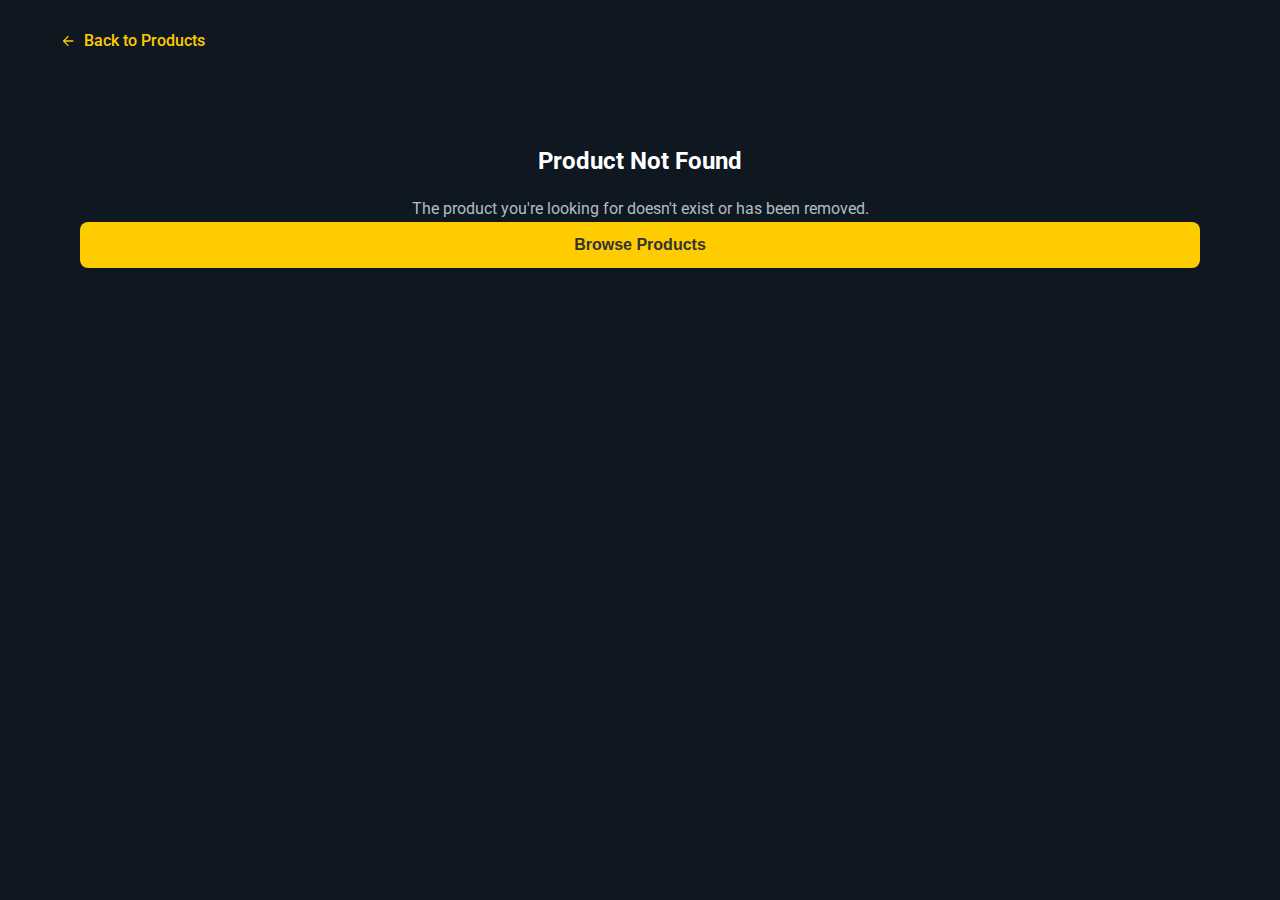
<file: productpage.html>
<!DOCTYPE html>
<html lang="en">
<head>
    <meta charset="UTF-8">
    <meta name="viewport" content="width=device-width, initial-scale=1.0">
    <title>Product Details - WorkShala</title>
    <link rel="preconnect" href="https://fonts.googleapis.com">
    <link rel="preconnect" href="https://fonts.gstatic.com" crossorigin>
    <link href="https://fonts.googleapis.com/css2?family=Roboto:wght@300;400;500;700&display=swap" rel="stylesheet">
    <link rel="stylesheet" href="css/styles.css">
    <style>
        :root {
            --mobile-breakpoint: 768px;
            --small-mobile-breakpoint: 480px;
        }

        .container {
            max-width: 1200px;
            margin: 0 auto;
            padding: 0 clamp(15px, 4vw, 20px);
        }

        .product-container {
            max-width: 1200px;
            margin: clamp(20px, 5vw, 40px) auto;
            padding: 0 clamp(15px, 4vw, 20px);
            display: grid;
            grid-template-columns: 1fr 1fr;
            gap: clamp(30px, 6vw, 60px);
        }

        .product-images {
            display: flex;
            flex-direction: column;
            gap: clamp(12px, 3vw, 16px);
        }

        .main-image {
            width: 100%;
            height: clamp(250px, 50vw, 400px);
            object-fit: cover;
            border-radius: var(--card-radius);
            border: 1px solid var(--border);
        }

        .thumbnail-images {
            display: flex;
            gap: clamp(8px, 2vw, 12px);
            overflow-x: auto;
            padding: 4px 0;
            scrollbar-width: thin;
        }

        .thumbnail-images::-webkit-scrollbar {
            height: 6px;
        }

        .thumbnail-images::-webkit-scrollbar-thumb {
            background-color: var(--border);
            border-radius: 3px;
        }

        .thumbnail {
            width: clamp(60px, 15vw, 80px);
            height: clamp(60px, 15vw, 80px);
            object-fit: cover;
            border-radius: var(--card-radius);
            border: 2px solid transparent;
            cursor: pointer;
            transition: border-color 0.3s ease;
            flex-shrink: 0;
        }

        .thumbnail:hover,
        .thumbnail.active {
            border-color: var(--accent-yellow);
        }

        .product-info {
            display: flex;
            flex-direction: column;
            gap: clamp(16px, 3vw, 20px);
        }

        .product-badges {
            display: flex;
            gap: clamp(6px, 1.5vw, 8px);
            flex-wrap: wrap;
        }

        .badge {
            padding: clamp(4px, 1vw, 6px) clamp(8px, 2vw, 12px);
            border-radius: 16px;
            font-size: clamp(12px, 2.5vw, 14px);
            font-weight: 600;
            white-space: nowrap;
        }

        .badge.popular {
            background-color: rgba(255, 204, 0, 0.2);
            color: var(--accent-yellow);
        }

        .badge.new {
            background-color: rgba(33, 150, 243, 0.2);
            color: #2196f3;
        }

        .badge.sale {
            background-color: rgba(244, 67, 54, 0.2);
            color: var(--error);
        }

        .product-title {
            font-size: clamp(20px, 5vw, 28px);
            font-weight: 600;
            color: var(--text);
            line-height: 1.3;
            margin: 0;
        }

        .product-rating {
            display: flex;
            align-items: center;
            gap: clamp(8px, 2vw, 12px);
            flex-wrap: wrap;
        }

        .rating-stars {
            color: var(--accent-yellow);
            font-size: clamp(16px, 3.5vw, 18px);
        }

        .rating-text {
            color: var(--text-muted);
            font-size: clamp(14px, 3vw, 16px);
        }

        .product-price {
            display: flex;
            align-items: center;
            gap: clamp(12px, 3vw, 16px);
            margin: clamp(12px, 3vw, 16px) 0;
            flex-wrap: wrap;
        }

        .current-price {
            font-size: clamp(24px, 6vw, 32px);
            font-weight: 700;
            color: var(--text);
        }

        .original-price {
            font-size: clamp(16px, 4vw, 20px);
            color: var(--text-muted);
            text-decoration: line-through;
        }

        .discount-badge {
            background-color: var(--success);
            color: white;
            padding: clamp(4px, 1vw, 6px) clamp(8px, 2vw, 12px);
            border-radius: 16px;
            font-size: clamp(12px, 2.5vw, 14px);
            font-weight: 600;
        }

        .stock-info {
            padding: clamp(10px, 2.5vw, 12px) clamp(12px, 3vw, 16px);
            border-radius: var(--card-radius);
            margin: clamp(12px, 3vw, 16px) 0;
            font-size: clamp(14px, 3vw, 16px);
        }

        .stock-info.in-stock {
            background-color: rgba(76, 175, 80, 0.1);
            border: 1px solid var(--success);
            color: var(--success);
        }

        .stock-info.out-of-stock {
            background-color: rgba(244, 67, 54, 0.1);
            border: 1px solid var(--error);
            color: var(--error);
        }

        .product-description {
            color: var(--text-muted);
            line-height: 1.6;
            font-size: clamp(14px, 3vw, 16px);
            margin: 0;
        }

        .product-actions {
            display: flex;
            gap: clamp(12px, 3vw, 16px);
            margin-top: clamp(20px, 4vw, 24px);
        }

        .quantity-selector {
            display: flex;
            align-items: center;
            gap: clamp(8px, 2vw, 12px);
            margin-bottom: clamp(12px, 3vw, 16px);
            flex-wrap: wrap;
        }

        .quantity-label {
            font-size: clamp(14px, 3vw, 16px);
            color: var(--text);
            font-weight: 500;
        }

        .quantity-controls {
            display: flex;
            align-items: center;
            border: 1px solid var(--border);
            border-radius: var(--card-radius);
            overflow: hidden;
        }

        .quantity-btn {
            width: clamp(35px, 8vw, 40px);
            height: clamp(35px, 8vw, 40px);
            border: none;
            background-color: var(--bg-elev);
            color: var(--text);
            cursor: pointer;
            display: flex;
            align-items: center;
            justify-content: center;
            font-size: clamp(16px, 3.5vw, 18px);
        }

        .quantity-btn:hover {
            background-color: var(--accent-yellow);
            color: var(--text-dark);
        }

        .quantity-btn:disabled {
            background-color: var(--bg-elev);
            color: var(--text-muted);
            cursor: not-allowed;
        }

        .quantity-input {
            width: clamp(50px, 12vw, 60px);
            height: clamp(35px, 8vw, 40px);
            border: none;
            background-color: var(--bg-card);
            color: var(--text);
            text-align: center;
            font-size: clamp(14px, 3vw, 16px);
        }

        .action-btn {
            flex: 1;
            padding: clamp(12px, 3vw, 16px) clamp(20px, 4vw, 24px);
            border: none;
            border-radius: var(--card-radius);
            font-size: clamp(14px, 3vw, 16px);
            font-weight: 600;
            cursor: pointer;
            transition: all 0.3s ease;
            min-width: 0;
        }

        .add-to-cart {
            background-color: var(--accent-yellow);
            color: var(--text-dark);
        }

        .add-to-cart:hover {
            background-color: var(--accent-yellow-hover);
            transform: translateY(-2px);
        }

        .add-to-cart:disabled {
            background-color: var(--text-muted);
            cursor: not-allowed;
            transform: none;
        }

        .buy-now {
            background-color: var(--success);
            color: white;
        }

        .buy-now:hover {
            background-color: #45a049;
            transform: translateY(-2px);
        }

        .buy-now:disabled {
            background-color: var(--text-muted);
            cursor: not-allowed;
            transform: none;
        }

        .back-link {
            display: inline-flex;
            align-items: center;
            gap: clamp(6px, 1.5vw, 8px);
            color: var(--accent-yellow);
            text-decoration: none;
            margin: clamp(15px, 3vw, 20px) 0;
            font-weight: 500;
            font-size: clamp(14px, 3vw, 16px);
            padding: 8px 0;
        }

        .back-link:hover {
            text-decoration: underline;
        }

        .back-link svg {
            width: clamp(14px, 3vw, 16px);
            height: clamp(14px, 3vw, 16px);
        }

        .product-not-found {
            text-align: center;
            padding: clamp(40px, 10vw, 60px) 20px;
            color: var(--text-muted);
        }

        .product-not-found h2 {
            color: var(--text);
            margin-bottom: 16px;
            font-size: clamp(20px, 5vw, 24px);
        }

        /* Additional Product Details */
        .product-details {
            margin-top: clamp(20px, 4vw, 30px);
            padding-top: clamp(20px, 4vw, 30px);
            border-top: 1px solid var(--border);
        }

        .details-title {
            font-size: clamp(18px, 4vw, 20px);
            color: var(--text);
            margin-bottom: clamp(12px, 3vw, 16px);
            font-weight: 600;
        }

        .details-list {
            display: grid;
            gap: clamp(8px, 2vw, 12px);
        }

        .detail-item {
            display: flex;
            justify-content: space-between;
            padding: clamp(8px, 2vw, 10px) 0;
            border-bottom: 1px solid var(--border);
        }

        .detail-label {
            color: var(--text-muted);
            font-weight: 500;
        }

        .detail-value {
            color: var(--text);
            text-align: right;
        }

        /* Tablet Styles */
        @media (max-width: 768px) {
            .product-container {
                grid-template-columns: 1fr;
                gap: clamp(20px, 4vw, 30px);
            }

            .product-actions {
                flex-direction: column;
            }

            .action-btn {
                width: 100%;
            }

            .thumbnail-images {
                justify-content: center;
            }
        }

        /* Mobile Styles */
        @media (max-width: 480px) {
            .product-price {
                flex-direction: column;
                align-items: flex-start;
                gap: 8px;
            }

            .quantity-selector {
                flex-direction: column;
                align-items: flex-start;
            }

            .quantity-controls {
                width: 100%;
                justify-content: center;
            }

            .quantity-input {
                flex: 1;
                max-width: 80px;
            }

            .detail-item {
                flex-direction: column;
                gap: 4px;
            }

            .detail-value {
                text-align: left;
            }
        }

        /* Small Mobile Styles */
        @media (max-width: 360px) {
            .container {
                padding: 0 10px;
            }

            .product-container {
                padding: 0 10px;
            }

            .thumbnail-images {
                justify-content: flex-start;
            }

            .action-btn {
                padding: 14px 20px;
            }
        }

        /* Print Styles */
        @media print {
            .back-link,
            .product-actions {
                display: none;
            }

            .product-container {
                grid-template-columns: 1fr;
                gap: 20px;
            }

            .main-image {
                height: 300px;
            }
        }
    </style>
</head>
<body>
    <div class="container">
        <a href="index.html" class="back-link">
            <svg width="16" height="16" viewBox="0 0 24 24" fill="currentColor">
                <path d="M20 11H7.83l5.59-5.59L12 4l-8 8 8 8 1.41-1.41L7.83 13H20v-2z"/>
            </svg>
            Back to Products
        </a>

        <div id="productContainer">
            <!-- Product details will be rendered here -->
            <div class="product-container">
                <div class="product-images">
                    <img src="https://via.placeholder.com/600x400" alt="Product Image" class="main-image" id="mainImage">
                    <div class="thumbnail-images">
                        <img src="https://via.placeholder.com/150x150" alt="Thumbnail 1" class="thumbnail active" data-image="https://via.placeholder.com/600x400">
                        <img src="https://via.placeholder.com/150x150/FF5733/FFFFFF" alt="Thumbnail 2" class="thumbnail" data-image="https://via.placeholder.com/600x400/FF5733/FFFFFF">
                        <img src="https://via.placeholder.com/150x150/33FF57/FFFFFF" alt="Thumbnail 3" class="thumbnail" data-image="https://via.placeholder.com/600x400/33FF57/FFFFFF">
                        <img src="https://via.placeholder.com/150x150/3357FF/FFFFFF" alt="Thumbnail 4" class="thumbnail" data-image="https://via.placeholder.com/600x400/3357FF/FFFFFF">
                    </div>
                </div>
                
                <div class="product-info">
                    <div class="product-badges">
                        <span class="badge popular">Popular</span>
                        <span class="badge new">New Arrival</span>
                    </div>
                    
                    <h1 class="product-title" id="productTitle">Premium Ergonomic Office Chair</h1>
                    
                    <div class="product-rating">
                        <div class="rating-stars">
                            ★★★★☆
                        </div>
                        <span class="rating-text">4.2 (128 reviews)</span>
                    </div>
                    
                    <div class="product-price">
                        <span class="current-price" id="currentPrice">₹12,999</span>
                        <span class="original-price" id="originalPrice">₹15,999</span>
                        <span class="discount-badge">19% OFF</span>
                    </div>
                    
                    <div class="stock-info in-stock">
                        ✓ In Stock - Ready to Ship
                    </div>
                    
                    <p class="product-description" id="productDescription">
                        This premium ergonomic office chair features advanced lumbar support, 
                        adjustable armrests, and breathable mesh backrest. Perfect for long 
                        working hours with its comfortable padding and 360-degree swivel.
                    </p>
                    
                    <div class="quantity-selector">
                        <span class="quantity-label">Quantity:</span>
                        <div class="quantity-controls">
                            <button class="quantity-btn" id="decreaseQty">-</button>
                            <input type="number" class="quantity-input" id="quantityInput" value="1" min="1" max="10">
                            <button class="quantity-btn" id="increaseQty">+</button>
                        </div>
                    </div>
                    
                    <div class="product-actions">
                        <button class="action-btn add-to-cart" id="addToCartBtn">Add to Cart</button>
                        <button class="action-btn buy-now" id="buyNowBtn">Buy Now</button>
                    </div>
                    
                    <div class="product-details">
                        <h3 class="details-title">Product Details</h3>
                        <div class="details-list">
                            <div class="detail-item">
                                <span class="detail-label">Material:</span>
                                <span class="detail-value">Premium Mesh & PU Leather</span>
                            </div>
                            <div class="detail-item">
                                <span class="detail-label">Color:</span>
                                <span class="detail-value">Black</span>
                            </div>
                            <div class="detail-item">
                                <span class="detail-label">Weight Capacity:</span>
                                <span class="detail-value">150 kg</span>
                            </div>
                            <div class="detail-item">
                                <span class="detail-label">Warranty:</span>
                                <span class="detail-value">2 Years</span>
                            </div>
                        </div>
                    </div>
                </div>
            </div>
        </div>
    </div>

    <script src="products.js"></script>
    <script src="cart.js"></script>
    <script src="productpage.js"></script>
    <script>
        // Basic responsive functionality for product page
        document.addEventListener('DOMContentLoaded', function() {
            // Thumbnail image switching
            const thumbnails = document.querySelectorAll('.thumbnail');
            const mainImage = document.getElementById('mainImage');
            
            thumbnails.forEach(thumbnail => {
                thumbnail.addEventListener('click', function() {
                    // Remove active class from all thumbnails
                    thumbnails.forEach(t => t.classList.remove('active'));
                    
                    // Add active class to clicked thumbnail
                    this.classList.add('active');
                    
                    // Update main image
                    const newImageSrc = this.getAttribute('data-image');
                    mainImage.src = newImageSrc;
                    mainImage.alt = this.alt;
                });
            });
            
            // Quantity controls
            const decreaseBtn = document.getElementById('decreaseQty');
            const increaseBtn = document.getElementById('increaseQty');
            const quantityInput = document.getElementById('quantityInput');
            
            decreaseBtn.addEventListener('click', function() {
                let currentValue = parseInt(quantityInput.value);
                if (currentValue > 1) {
                    quantityInput.value = currentValue - 1;
                }
            });
            
            increaseBtn.addEventListener('click', function() {
                let currentValue = parseInt(quantityInput.value);
                const maxValue = parseInt(quantityInput.max);
                if (currentValue < maxValue) {
                    quantityInput.value = currentValue + 1;
                }
            });
            
            // Input validation for quantity
            quantityInput.addEventListener('change', function() {
                let value = parseInt(this.value);
                const min = parseInt(this.min);
                const max = parseInt(this.max);
                
                if (isNaN(value) || value < min) {
                    this.value = min;
                } else if (value > max) {
                    this.value = max;
                }
            });
            
            // Add to cart functionality
            const addToCartBtn = document.getElementById('addToCartBtn');
            addToCartBtn.addEventListener('click', function() {
                const quantity = parseInt(quantityInput.value);
                alert(`Added ${quantity} item(s) to cart!`);
                // In a real app, this would call a function from cart.js
            });
            
            // Buy now functionality
            const buyNowBtn = document.getElementById('buyNowBtn');
            buyNowBtn.addEventListener('click', function() {
                const quantity = parseInt(quantityInput.value);
                alert(`Proceeding to checkout with ${quantity} item(s)!`);
                // In a real app, this would redirect to checkout page
            });
            
            // Handle window resize for responsive adjustments
            window.addEventListener('resize', function() {
                // Any responsive adjustments that need to happen on resize
            });
        });
    </script>
</body>
</html>
</file>
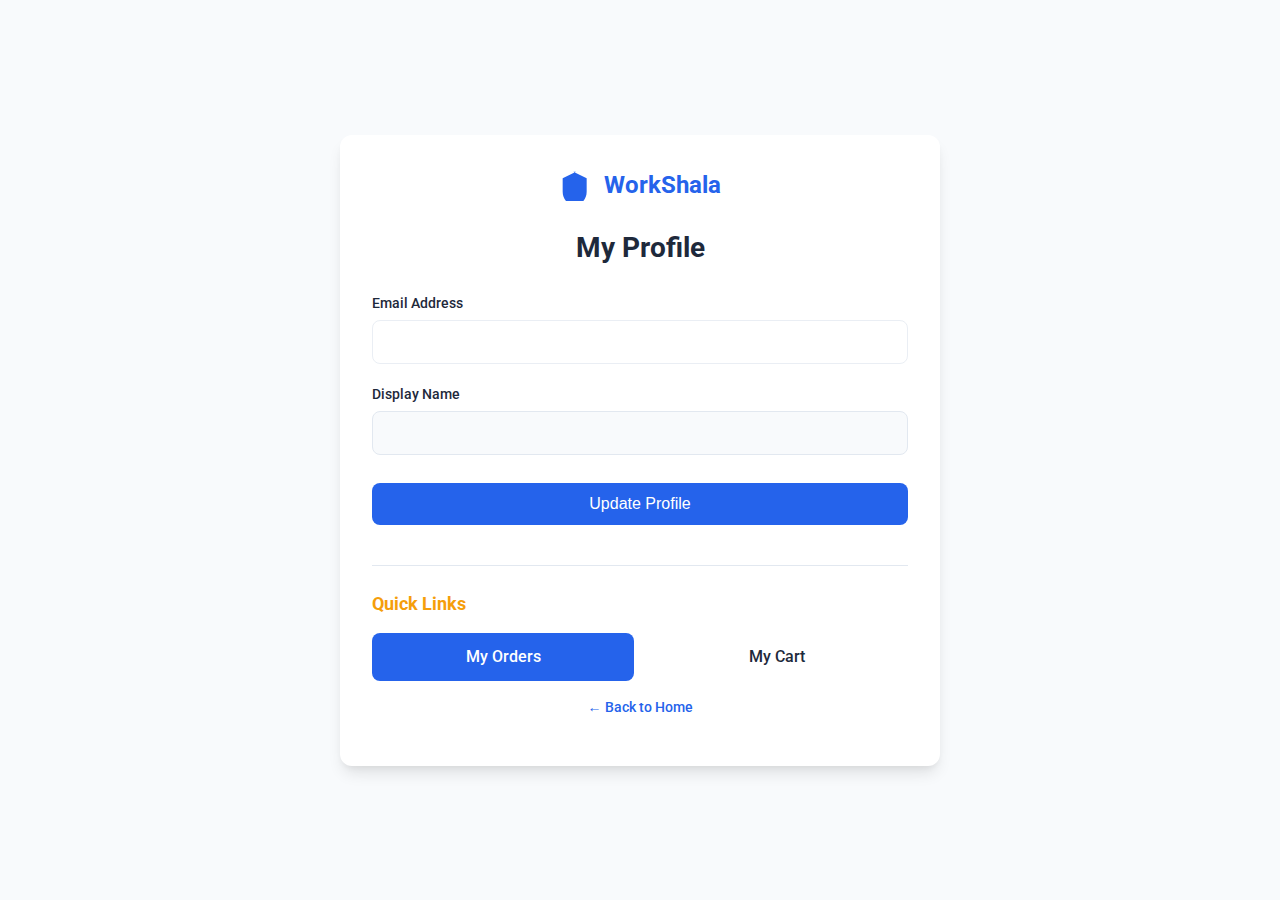
<file: profile.html>
<!DOCTYPE html>
<html lang="en">
<head>
    <meta charset="UTF-8">
    <meta name="viewport" content="width=device-width, initial-scale=1.0">
    <title>Profile - WorkShala</title>
    <link rel="preconnect" href="https://fonts.googleapis.com">
    <link rel="preconnect" href="https://fonts.gstatic.com" crossorigin>
    <link href="https://fonts.googleapis.com/css2?family=Roboto:wght@300;400;500;700&display=swap" rel="stylesheet">
    <style>
        :root {
            --primary: #2563eb;
            --primary-dark: #1d4ed8;
            --bg: #f8fafc;
            --bg-elev: #ffffff;
            --text: #1e293b;
            --text-muted: #64748b;
            --border: #e2e8f0;
            --accent-yellow: #f59e0b;
            --card-radius: 12px;
            --shadow: 0 10px 15px -3px rgba(0, 0, 0, 0.1), 0 4px 6px -2px rgba(0, 0, 0, 0.05);
        }

        * {
            margin: 0;
            padding: 0;
            box-sizing: border-box;
        }

        body {
            font-family: 'Roboto', sans-serif;
            background-color: var(--bg);
            color: var(--text);
            line-height: 1.5;
            min-height: 100vh;
            display: flex;
            align-items: center;
            justify-content: center;
            padding: 16px;
        }

        .container {
            width: 100%;
            max-width: 600px;
            margin: 0 auto;
        }

        .form-container {
            background-color: var(--bg-elev);
            border-radius: var(--card-radius);
            box-shadow: var(--shadow);
            padding: 32px;
            width: 100%;
        }

        .logo {
            display: flex;
            align-items: center;
            gap: 12px;
            font-size: 24px;
            font-weight: 700;
            margin-bottom: 24px;
            color: var(--primary);
            justify-content: center;
        }

        .logo svg {
            width: 32px;
            height: 32px;
        }

        .form-title {
            font-size: 28px;
            font-weight: 700;
            text-align: center;
            margin-bottom: 24px;
            color: var(--text);
        }

        .form-group {
            margin-bottom: 20px;
        }

        label {
            display: block;
            font-size: 14px;
            font-weight: 500;
            margin-bottom: 6px;
            color: var(--text);
        }

        input[type="email"],
        input[type="text"] {
            width: 100%;
            padding: 12px 16px;
            border: 1px solid var(--border);
            border-radius: 8px;
            font-size: 16px;
            transition: all 0.2s;
            background-color: var(--bg);
        }

        input[type="email"]:focus,
        input[type="text"]:focus {
            outline: none;
            border-color: var(--primary);
            box-shadow: 0 0 0 3px rgba(37, 99, 235, 0.1);
        }

        .readonly-input {
            background-color: var(--bg-elev) !important;
            opacity: 0.7;
        }

        .form-btn {
            width: 100%;
            padding: 12px 16px;
            background-color: var(--primary);
            color: white;
            border: none;
            border-radius: 8px;
            font-size: 16px;
            font-weight: 500;
            cursor: pointer;
            transition: background-color 0.2s;
            margin-top: 8px;
        }

        .form-btn:hover {
            background-color: var(--primary-dark);
        }

        .secondary-btn {
            background-color: var(--bg-elev);
            color: var(--text);
        }

        .secondary-btn:hover {
            background-color: #e2e8f0;
        }

        .form-link {
            text-align: center;
            margin: 16px 0;
            font-size: 14px;
        }

        .form-link a {
            color: var(--primary);
            text-decoration: none;
            font-weight: 500;
        }

        .form-link a:hover {
            text-decoration: underline;
        }

        .links-section {
            margin-top: 40px;
            padding-top: 24px;
            border-top: 1px solid var(--border);
        }

        .links-title {
            color: var(--accent-yellow);
            margin-bottom: 16px;
            font-size: 18px;
        }

        .quick-links {
            display: flex;
            gap: 12px;
            flex-wrap: wrap;
        }

        .quick-link-btn {
            flex: 1;
            min-width: 120px;
            text-align: center;
            text-decoration: none;
            margin: 0;
            display: flex;
            align-items: center;
            justify-content: center;
        }

        /* Responsive adjustments */
        @media (max-width: 640px) {
            .form-container {
                padding: 24px 20px;
            }
            
            .logo {
                font-size: 22px;
            }
            
            .logo svg {
                width: 28px;
                height: 28px;
            }
            
            .form-title {
                font-size: 24px;
            }
            
            .quick-links {
                flex-direction: column;
            }
            
            .quick-link-btn {
                width: 100%;
            }
        }

        @media (max-width: 480px) {
            .form-container {
                padding: 20px 16px;
            }
            
            .logo {
                font-size: 20px;
            }
            
            .form-title {
                font-size: 22px;
            }
            
            input[type="email"],
            input[type="text"],
            .form-btn {
                padding: 10px 14px;
            }
            
            .links-title {
                font-size: 16px;
            }
        }

        @media (max-width: 360px) {
            .form-container {
                padding: 16px 12px;
            }
            
            .logo {
                font-size: 18px;
            }
            
            .logo svg {
                width: 24px;
                height: 24px;
            }
            
            .form-title {
                font-size: 20px;
            }
        }
    </style>
</head>
<body>
    <div class="container">
        <div class="form-container">
            <div class="logo">
                <svg width="32" height="32" viewBox="0 0 24 24" fill="currentColor">
                    <path d="M12 2L2 7v10c0 5.55 3.84 9.74 9 11 5.16-1.26 9-5.45 9-11V7l-10-5z"/>
                </svg>
                <span>WorkShala</span>
            </div>
            
            <h1 class="form-title">My Profile</h1>
            
            <form id="profileForm">
                <div class="form-group">
                    <label for="profileEmail">Email Address</label>
                    <input type="email" id="profileEmail" name="email" class="readonly-input" readonly>
                </div>
                
                <div class="form-group">
                    <label for="displayName">Display Name</label>
                    <input type="text" id="displayName" name="displayName" required>
                </div>
                
                <button type="submit" class="form-btn">Update Profile</button>
            </form>
            
            <div class="links-section">
                <h3 class="links-title">Quick Links</h3>
                <div class="quick-links">
                    <a href="orders.html" class="form-btn quick-link-btn">
                        My Orders
                    </a>
                    <a href="cart.html" class="form-btn quick-link-btn secondary-btn">
                        My Cart
                    </a>
                </div>
            </div>
            
            <div class="form-link">
                <a href="index.html">← Back to Home</a>
            </div>
        </div>
    </div>

    <script>
        // Simulate user session data
        document.addEventListener('DOMContentLoaded', function() {
            // Check if user is logged in (simulated)
            const session = JSON.parse(localStorage.getItem('workshala_session') || 'null');
            
            if (!session) {
                // In a real app, redirect to login
                console.log('User not logged in, redirecting to login...');
                // window.location.href = 'login.html';
            } else {
                // Populate form with user data
                document.getElementById('profileEmail').value = session.email || 'user@example.com';
                document.getElementById('displayName').value = session.displayName || 'User Name';
            }
            
            // Handle form submission
            document.getElementById('profileForm').addEventListener('submit', function(e) {
                e.preventDefault();
                
                const email = document.getElementById('profileEmail').value;
                const displayName = document.getElementById('displayName').value;
                
                // In a real app, this would update the user's profile
                console.log('Updating profile:', { email, displayName });
                
                alert('Profile updated successfully! (Demo)');
                
                // Update session data
                if (session) {
                    session.displayName = displayName;
                    localStorage.setItem('workshala_session', JSON.stringify(session));
                }
            });
        });
    </script>
</body>
</html>
</file>
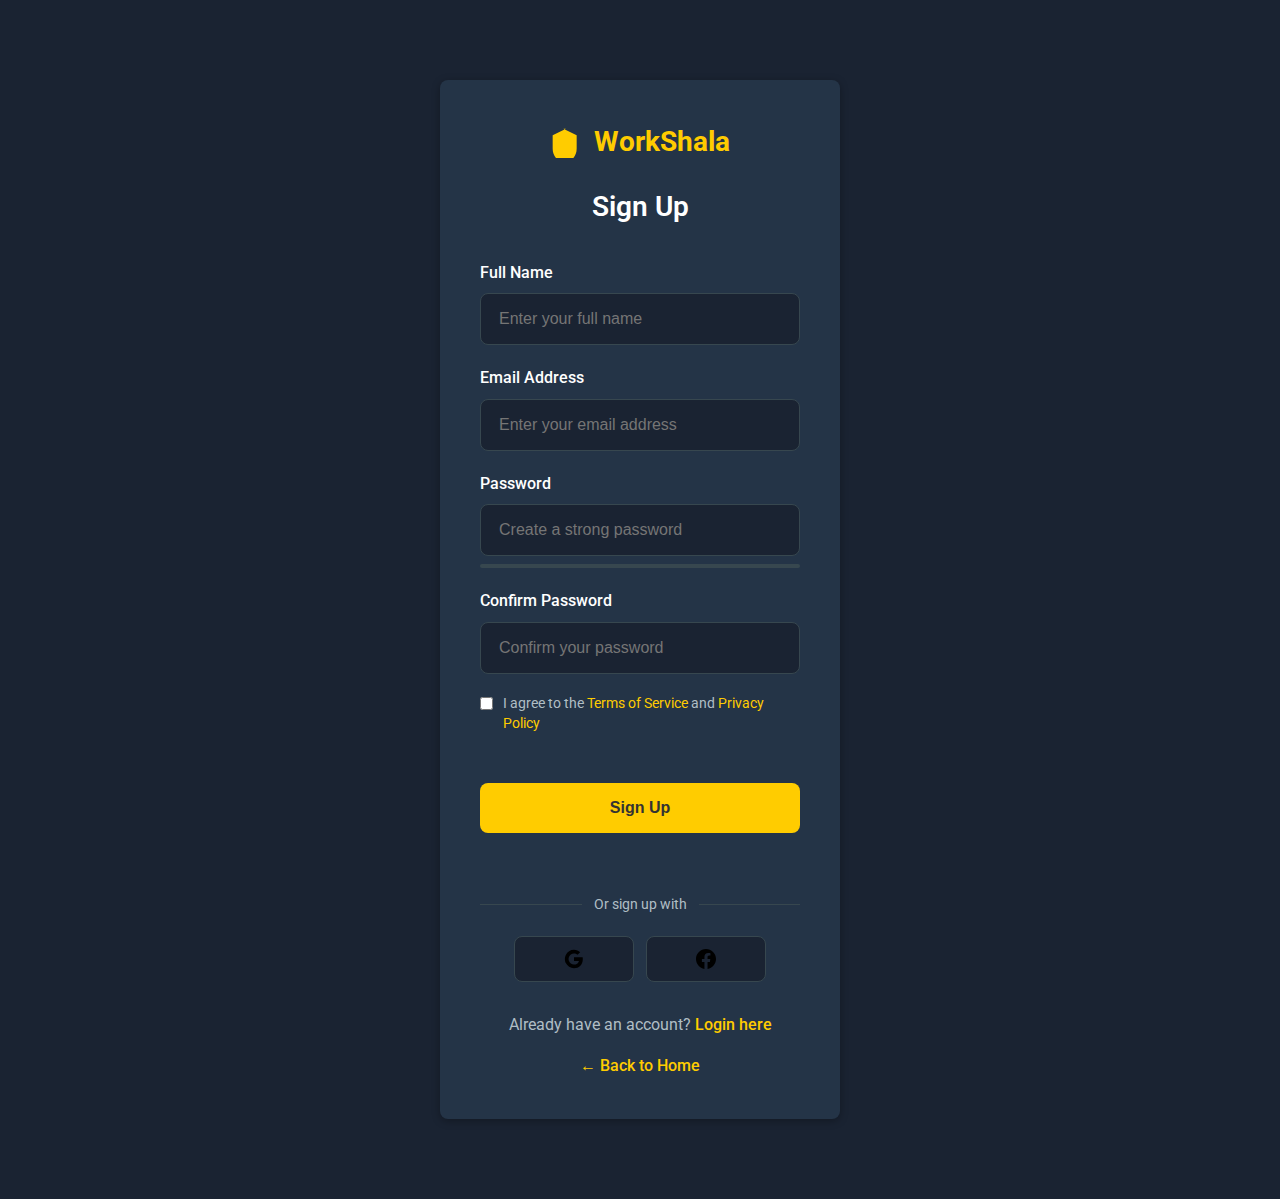
<file: signup.html>
<!DOCTYPE html>
<html lang="en">
<head>
    <meta charset="UTF-8">
    <meta name="viewport" content="width=device-width, initial-scale=1.0">
    <title>Sign Up - WorkShala</title>
    <link rel="preconnect" href="https://fonts.googleapis.com">
    <link rel="preconnect" href="https://fonts.gstatic.com" crossorigin>
    <link href="https://fonts.googleapis.com/css2?family=Roboto:wght@300;400;500;700&display=swap" rel="stylesheet">
    <link rel="stylesheet" href="css/styles.css">
    <style>
        :root {
            --mobile-breakpoint: 768px;
            --small-mobile-breakpoint: 480px;
        }

        * {
            box-sizing: border-box;
        }

        body {
            margin: 0;
            padding: 0;
            min-height: 100vh;
            display: flex;
            align-items: center;
            justify-content: center;
            background-color: var(--bg-elev);
            font-family: 'Roboto', sans-serif;
            padding: clamp(15px, 4vw, 20px);
        }

        .container {
            width: 100%;
            max-width: 500px;
            margin: 0 auto;
        }

        .form-container {
            background-color: var(--bg-card);
            border-radius: var(--card-radius);
            padding: clamp(25px, 6vw, 40px);
            box-shadow: var(--shadow);
            width: 100%;
        }

        .logo {
            display: flex;
            align-items: center;
            gap: clamp(8px, 2vw, 12px);
            font-weight: 700;
            color: var(--accent-yellow);
            margin-bottom: clamp(15px, 4vw, 20px);
            justify-content: center;
        }

        .logo svg {
            width: clamp(24px, 6vw, 32px);
            height: clamp(24px, 6vw, 32px);
        }

        .logo span {
            font-size: clamp(20px, 5vw, 28px);
        }

        .form-title {
            text-align: center;
            color: var(--text);
            font-size: clamp(22px, 5.5vw, 28px);
            font-weight: 600;
            margin: 0 0 clamp(20px, 5vw, 30px) 0;
        }

        .form-group {
            margin-bottom: clamp(16px, 4vw, 20px);
        }

        .form-group label {
            display: block;
            margin-bottom: clamp(6px, 1.5vw, 8px);
            color: var(--text);
            font-weight: 500;
            font-size: clamp(14px, 3.5vw, 16px);
        }

        .form-group input {
            width: 100%;
            padding: clamp(12px, 3vw, 16px) clamp(14px, 3.5vw, 18px);
            border: 1px solid var(--border);
            border-radius: var(--card-radius);
            background-color: var(--bg-elev);
            color: var(--text);
            font-size: clamp(14px, 3.5vw, 16px);
            transition: border-color 0.3s, box-shadow 0.3s;
        }

        .form-group input:focus {
            outline: none;
            border-color: var(--accent-yellow);
            box-shadow: 0 0 0 2px rgba(255, 204, 0, 0.2);
        }

        .form-group input:invalid:not(:focus):not(:placeholder-shown) {
            border-color: var(--error);
        }

        .form-btn {
            width: 100%;
            padding: clamp(14px, 3.5vw, 16px);
            background-color: var(--accent-yellow);
            color: var(--text-dark);
            border: none;
            border-radius: var(--card-radius);
            font-size: clamp(15px, 3.5vw, 16px);
            font-weight: 600;
            cursor: pointer;
            transition: background-color 0.3s, transform 0.2s;
            margin: clamp(20px, 5vw, 30px) 0;
        }

        .form-btn:hover {
            background-color: var(--accent-yellow-hover);
            transform: translateY(-2px);
        }

        .form-btn:active {
            transform: translateY(0);
        }

        .form-link {
            text-align: center;
            margin-bottom: clamp(12px, 3vw, 16px);
            font-size: clamp(14px, 3.5vw, 16px);
        }

        .form-link:last-child {
            margin-bottom: 0;
        }

        .form-link a {
            color: var(--accent-yellow);
            text-decoration: none;
            font-weight: 500;
            transition: color 0.3s;
        }

        .form-link a:hover {
            text-decoration: underline;
            color: var(--accent-yellow-hover);
        }

        /* Password strength indicator */
        .password-strength {
            margin-top: 8px;
            height: 4px;
            border-radius: 2px;
            background-color: var(--border);
            overflow: hidden;
        }

        .password-strength-bar {
            height: 100%;
            width: 0%;
            transition: width 0.3s, background-color 0.3s;
        }

        .strength-weak {
            background-color: var(--error);
            width: 25%;
        }

        .strength-medium {
            background-color: #ff9800;
            width: 50%;
        }

        .strength-strong {
            background-color: var(--success);
            width: 100%;
        }

        /* Error message styling */
        .error-message {
            color: var(--error);
            font-size: clamp(12px, 3vw, 14px);
            margin-top: 6px;
            display: none;
        }

        /* Success message styling */
        .success-message {
            color: var(--success);
            font-size: clamp(12px, 3vw, 14px);
            margin-top: 6px;
            display: none;
        }

        /* Terms and conditions */
        .terms-checkbox {
            display: flex;
            align-items: flex-start;
            gap: 10px;
            margin-bottom: 20px;
        }

        .terms-checkbox input {
            margin-top: 3px;
            flex-shrink: 0;
        }

        .terms-text {
            font-size: clamp(13px, 3vw, 14px);
            color: var(--text-muted);
            line-height: 1.4;
        }

        .terms-text a {
            color: var(--accent-yellow);
            text-decoration: none;
        }

        .terms-text a:hover {
            text-decoration: underline;
        }

        /* Social login options */
        .social-login {
            margin: clamp(20px, 5vw, 30px) 0;
            text-align: center;
        }

        .social-divider {
            display: flex;
            align-items: center;
            margin: 20px 0;
            color: var(--text-muted);
            font-size: 14px;
        }

        .social-divider::before,
        .social-divider::after {
            content: '';
            flex: 1;
            height: 1px;
            background-color: var(--border);
        }

        .social-divider span {
            padding: 0 12px;
        }

        .social-buttons {
            display: flex;
            gap: 12px;
            justify-content: center;
        }

        .social-btn {
            flex: 1;
            max-width: 120px;
            padding: 12px;
            border: 1px solid var(--border);
            background-color: var(--bg-elev);
            border-radius: var(--card-radius);
            cursor: pointer;
            transition: background-color 0.3s;
            display: flex;
            align-items: center;
            justify-content: center;
        }

        .social-btn:hover {
            background-color: var(--bg-card);
        }

        .social-btn svg {
            width: 20px;
            height: 20px;
        }

        /* Tablet Styles */
        @media (max-width: 768px) {
            .form-container {
                padding: clamp(20px, 5vw, 30px);
            }

            .social-buttons {
                flex-wrap: wrap;
            }

            .social-btn {
                max-width: calc(50% - 6px);
            }
        }

        /* Mobile Styles */
        @media (max-width: 480px) {
            body {
                padding: 10px;
                align-items: flex-start;
                padding-top: clamp(20px, 8vw, 40px);
            }

            .form-container {
                padding: 20px;
            }

            .social-buttons {
                flex-direction: column;
            }

            .social-btn {
                max-width: 100%;
            }
        }

        /* Small Mobile Styles */
        @media (max-width: 360px) {
            .form-container {
                padding: 15px;
            }

            .form-title {
                font-size: 20px;
            }

            .logo span {
                font-size: 18px;
            }
        }

        /* Focus styles for accessibility */
        .form-btn:focus,
        .social-btn:focus {
            outline: 2px solid var(--accent-yellow);
            outline-offset: 2px;
        }

        /* Loading state */
        .form-btn.loading {
            position: relative;
            color: transparent;
        }

        .form-btn.loading::after {
            content: '';
            position: absolute;
            width: 20px;
            height: 20px;
            top: 50%;
            left: 50%;
            margin-left: -10px;
            margin-top: -10px;
            border: 2px solid transparent;
            border-top-color: var(--text-dark);
            border-radius: 50%;
            animation: button-loading-spinner 1s ease infinite;
        }

        @keyframes button-loading-spinner {
            from {
                transform: rotate(0turn);
            }
            to {
                transform: rotate(1turn);
            }
        }
    </style>
</head>
<body>
    <div class="container">
        <div class="form-container">
            <div class="logo">
                <svg viewBox="0 0 24 24" fill="currentColor">
                    <path d="M12 2L2 7v10c0 5.55 3.84 9.74 9 11 5.16-1.26 9-5.45 9-11V7l-10-5z"/>
                </svg>
                <span>WorkShala</span>
            </div>
            
            <h1 class="form-title">Sign Up</h1>
            
            <form id="signupForm">
                <div class="form-group">
                    <label for="name">Full Name</label>
                    <input type="text" id="name" name="name" required placeholder="Enter your full name">
                    <div class="error-message" id="nameError">Please enter a valid name</div>
                </div>
                
                <div class="form-group">
                    <label for="email">Email Address</label>
                    <input type="email" id="email" name="email" required placeholder="Enter your email address">
                    <div class="error-message" id="emailError">Please enter a valid email address</div>
                </div>
                
                <div class="form-group">
                    <label for="password">Password</label>
                    <input type="password" id="password" name="password" required placeholder="Create a strong password">
                    <div class="password-strength">
                        <div class="password-strength-bar" id="passwordStrength"></div>
                    </div>
                    <div class="error-message" id="passwordError">Password must be at least 8 characters</div>
                </div>
                
                <div class="form-group">
                    <label for="confirmPassword">Confirm Password</label>
                    <input type="password" id="confirmPassword" name="confirmPassword" required placeholder="Confirm your password">
                    <div class="error-message" id="confirmPasswordError">Passwords do not match</div>
                </div>

                <div class="terms-checkbox">
                    <input type="checkbox" id="terms" name="terms" required>
                    <label for="terms" class="terms-text">
                        I agree to the <a href="#">Terms of Service</a> and <a href="#">Privacy Policy</a>
                    </label>
                </div>
                <div class="error-message" id="termsError">You must agree to the terms and conditions</div>
                
                <button type="submit" class="form-btn" id="submitBtn">Sign Up</button>
                
                <div class="social-login">
                    <div class="social-divider">
                        <span>Or sign up with</span>
                    </div>
                    <div class="social-buttons">
                        <button type="button" class="social-btn" aria-label="Sign up with Google">
                            <svg viewBox="0 0 24 24" fill="currentColor">
                                <path d="M22.56 12.25c0-.78-.07-1.53-.2-2.25H12v4.26h5.92c-.26 1.37-1.04 2.53-2.21 3.31v2.77h3.57c2.08-1.92 3.28-4.74 3.28-8.09z"/>
                                <path d="M12 23c2.97 0 5.46-.98 7.28-2.66l-3.57-2.77c-.98.66-2.23 1.06-3.71 1.06-2.86 0-5.29-1.93-6.16-4.53H2.18v2.84C3.99 20.53 7.7 23 12 23z"/>
                                <path d="M5.84 14.09c-.22-.66-.35-1.36-.35-2.09s.13-1.43.35-2.09V7.07H2.18C1.43 8.55 1 10.22 1 12s.43 3.45 1.18 4.93l2.85-2.22.81-.62z"/>
                                <path d="M12 5.38c1.62 0 3.06.56 4.21 1.64l3.15-3.15C17.45 2.09 14.97 1 12 1 7.7 1 3.99 3.47 2.18 7.07l3.66 2.84c.87-2.6 3.3-4.53 6.16-4.53z"/>
                            </svg>
                        </button>
                        <button type="button" class="social-btn" aria-label="Sign up with Facebook">
                            <svg viewBox="0 0 24 24" fill="currentColor">
                                <path d="M24 12.073c0-6.627-5.373-12-12-12s-12 5.373-12 12c0 5.99 4.388 10.954 10.125 11.854v-8.385H7.078v-3.47h3.047V9.43c0-3.007 1.792-4.669 4.533-4.669 1.312 0 2.686.235 2.686.235v2.953H15.83c-1.491 0-1.956.925-1.956 1.874v2.25h3.328l-.532 3.47h-2.796v8.385C19.612 23.027 24 18.062 24 12.073z"/>
                            </svg>
                        </button>
                    </div>
                </div>
                
                <div class="form-link">
                    Already have an account? <a href="login.html">Login here</a>
                </div>
                
                <div class="form-link">
                    <a href="index.html">← Back to Home</a>
                </div>
            </form>
        </div>
    </div>

    <script src="auth.js"></script>
    <script>
        document.addEventListener('DOMContentLoaded', function() {
            const signupForm = document.getElementById('signupForm');
            const passwordInput = document.getElementById('password');
            const confirmPasswordInput = document.getElementById('confirmPassword');
            const passwordStrength = document.getElementById('passwordStrength');
            const submitBtn = document.getElementById('submitBtn');
            
            // Password strength indicator
            passwordInput.addEventListener('input', function() {
                const password = this.value;
                let strength = 0;
                
                if (password.length >= 8) strength++;
                if (password.match(/[a-z]/) && password.match(/[A-Z]/)) strength++;
                if (password.match(/\d/)) strength++;
                if (password.match(/[^a-zA-Z\d]/)) strength++;
                
                // Update strength bar
                passwordStrength.className = 'password-strength-bar';
                if (strength === 0) {
                    // No class added for empty password
                } else if (strength <= 2) {
                    passwordStrength.classList.add('strength-weak');
                } else if (strength === 3) {
                    passwordStrength.classList.add('strength-medium');
                } else {
                    passwordStrength.classList.add('strength-strong');
                }
            });
            
            // Form validation
            signupForm.addEventListener('submit', function(e) {
                e.preventDefault();
                
                // Reset errors
                document.querySelectorAll('.error-message').forEach(el => {
                    el.style.display = 'none';
                });
                
                let isValid = true;
                
                // Name validation
                const name = document.getElementById('name').value.trim();
                if (name.length < 2) {
                    document.getElementById('nameError').style.display = 'block';
                    isValid = false;
                }
                
                // Email validation
                const email = document.getElementById('email').value;
                const emailRegex = /^[^\s@]+@[^\s@]+\.[^\s@]+$/;
                if (!emailRegex.test(email)) {
                    document.getElementById('emailError').style.display = 'block';
                    isValid = false;
                }
                
                // Password validation
                const password = passwordInput.value;
                if (password.length < 8) {
                    document.getElementById('passwordError').style.display = 'block';
                    isValid = false;
                }
                
                // Confirm password validation
                if (password !== confirmPasswordInput.value) {
                    document.getElementById('confirmPasswordError').style.display = 'block';
                    isValid = false;
                }
                
                // Terms validation
                if (!document.getElementById('terms').checked) {
                    document.getElementById('termsError').style.display = 'block';
                    isValid = false;
                }
                
                if (isValid) {
                    // Show loading state
                    submitBtn.classList.add('loading');
                    submitBtn.disabled = true;
                    
                    // Simulate API call
                    setTimeout(function() {
                        submitBtn.classList.remove('loading');
                        submitBtn.disabled = false;
                        
                        // In a real app, this would redirect or show success message
                        alert('Account created successfully! Redirecting to login...');
                        window.location.href = 'login.html';
                    }, 1500);
                }
            });
            
            // Social login buttons
            document.querySelectorAll('.social-btn').forEach(button => {
                button.addEventListener('click', function() {
                    const platform = this.getAttribute('aria-label').replace('Sign up with ', '');
                    alert(`In a real application, this would redirect to ${platform} authentication`);
                });
            });
        });
    </script>
</body>
</html>
</file>
<file: css/styles.css>
/* Generated for WorkShala — Vanilla HTML/CSS/JS. Open index.html to run. */

/* CSS Variables for Theme */
:root {
    --bg-dark: #0f1720;
    --bg-elev: #1a2332;
    --bg-card: #243447;
    --accent-yellow: #FFCC00;
    --accent-yellow-hover: #e6b800;
    --text: #ffffff;
    --text-muted: #b0bec5;
    --text-dark: #333333;
    --border: #37474f;
    --card-radius: 8px;
    --shadow: 0 2px 8px rgba(0, 0, 0, 0.3);
    --shadow-hover: 0 4px 16px rgba(0, 0, 0, 0.4);
    --error: #f44336;
    --success: #4caf50;
    --warning: #ff9800;
}

/* Reset and Base Styles */
* {
    margin: 0;
    padding: 0;
    box-sizing: border-box;
}

body {
    font-family: 'Roboto', sans-serif;
    background-color: var(--bg-dark);
    color: var(--text);
    line-height: 1.6;
}

.container {
    max-width: 1200px;
    margin: 0 auto;
    padding: 0 20px;
}

/* Header Styles */
.header {
    background-color: var(--bg-elev);
    border-bottom: 1px solid var(--border);
    position: sticky;
    top: 0;
    z-index: 1000;
}

.header .container {
    display: flex;
    align-items: center;
    justify-content: space-between;
    padding: 12px 20px;
}

.header-left {
    display: flex;
    align-items: center;
    gap: 20px;
}

.logo {
    display: flex;
    align-items: center;
    gap: 8px;
    color: var(--accent-yellow);
    font-size: 24px;
    font-weight: 700;
    text-decoration: none;
}

.categories-dropdown {
    position: relative;
}

.categories-btn {
    background: none;
    border: 1px solid var(--border);
    color: var(--text);
    padding: 8px 12px;
    border-radius: var(--card-radius);
    cursor: pointer;
    display: flex;
    align-items: center;
    gap: 8px;
    font-size: 14px;
}

.categories-btn:hover {
    background-color: var(--bg-card);
}

.categories-menu {
    position: absolute;
    top: 100%;
    left: 0;
    background-color: var(--bg-card);
    border: 1px solid var(--border);
    border-radius: var(--card-radius);
    min-width: 150px;
    display: none;
    z-index: 1001;
}

.categories-dropdown:hover .categories-menu {
    display: block;
}

.categories-menu a {
    display: block;
    padding: 12px 16px;
    color: var(--text);
    text-decoration: none;
    border-bottom: 1px solid var(--border);
}

.categories-menu a:hover {
    background-color: var(--bg-elev);
}

.categories-menu a:last-child {
    border-bottom: none;
}

.search-container {
    flex: 1;
    max-width: 500px;
    margin: 0 20px;
    position: relative;
    display: flex;
}

#searchInput {
    flex: 1;
    padding: 12px 16px;
    border: 1px solid var(--border);
    border-radius: var(--card-radius) 0 0 var(--card-radius);
    background-color: var(--bg-card);
    color: var(--text);
    font-size: 14px;
}

#searchInput::placeholder {
    color: var(--text-muted);
}

.search-btn {
    background-color: var(--accent-yellow);
    border: none;
    padding: 12px 16px;
    border-radius: 0 var(--card-radius) var(--card-radius) 0;
    cursor: pointer;
    color: var(--text-dark);
}

.search-btn:hover {
    background-color: var(--accent-yellow-hover);
}

.header-right {
    display: flex;
    align-items: center;
    gap: 16px;
}

.auth-section {
    display: flex;
    gap: 12px;
}

.login-btn, .signup-btn {
    padding: 8px 16px;
    text-decoration: none;
    border-radius: var(--card-radius);
    font-size: 14px;
    font-weight: 500;
}

.login-btn {
    color: var(--text);
    border: 1px solid var(--border);
}

.login-btn:hover {
    background-color: var(--bg-card);
}

.signup-btn {
    background-color: var(--accent-yellow);
    color: var(--text-dark);
}

.signup-btn:hover {
    background-color: var(--accent-yellow-hover);
}

.user-section {
    position: relative;
}

.user-dropdown {
    position: relative;
}

.user-btn {
    background: none;
    border: 1px solid var(--border);
    color: var(--text);
    padding: 8px 12px;
    border-radius: var(--card-radius);
    cursor: pointer;
    display: flex;
    align-items: center;
    gap: 8px;
    font-size: 14px;
}

.user-btn:hover {
    background-color: var(--bg-card);
}

.user-menu {
    position: absolute;
    top: 100%;
    right: 0;
    background-color: var(--bg-card);
    border: 1px solid var(--border);
    border-radius: var(--card-radius);
    min-width: 150px;
    display: none;
    z-index: 1001;
}

.user-dropdown:hover .user-menu {
    display: block;
}

.user-menu a, .user-menu button {
    display: block;
    width: 100%;
    padding: 12px 16px;
    color: var(--text);
    text-decoration: none;
    border: none;
    background: none;
    text-align: left;
    cursor: pointer;
    border-bottom: 1px solid var(--border);
}

.user-menu a:hover, .user-menu button:hover {
    background-color: var(--bg-elev);
}

.user-menu a:last-child, .user-menu button:last-child {
    border-bottom: none;
}

.cart-container {
    position: relative;
}

.cart-btn {
    display: flex;
    align-items: center;
    gap: 8px;
    padding: 8px 12px;
    border: 1px solid var(--border);
    border-radius: var(--card-radius);
    color: var(--text);
    text-decoration: none;
    position: relative;
}

.cart-btn:hover {
    background-color: var(--bg-card);
}

.cart-count {
    background-color: var(--accent-yellow);
    color: var(--text-dark);
    border-radius: 50%;
    width: 20px;
    height: 20px;
    display: flex;
    align-items: center;
    justify-content: center;
    font-size: 12px;
    font-weight: 700;
    position: absolute;
    top: -8px;
    right: -8px;
}

.mobile-menu-btn {
    display: none;
    background: none;
    border: 1px solid var(--border);
    color: var(--text);
    padding: 8px;
    border-radius: var(--card-radius);
    cursor: pointer;
}

.mobile-menu-btn:hover {
    background-color: var(--bg-card);
}

/* Mobile Menu */
.mobile-menu {
    display: none;
    position: fixed;
    top: 0;
    left: 0;
    width: 100%;
    height: 100%;
    background-color: rgba(0, 0, 0, 0.8);
    z-index: 2000;
}

.mobile-menu-content {
    background-color: var(--bg-elev);
    width: 280px;
    height: 100%;
    padding: 20px;
    overflow-y: auto;
}

.mobile-categories h3, .mobile-auth h3 {
    color: var(--accent-yellow);
    margin-bottom: 16px;
    font-size: 18px;
}

.mobile-categories a, .mobile-auth a {
    display: block;
    padding: 12px 0;
    color: var(--text);
    text-decoration: none;
    border-bottom: 1px solid var(--border);
}

.mobile-categories a:hover, .mobile-auth a:hover {
    color: var(--accent-yellow);
}

/* Hero Section */
.hero {
    background: linear-gradient(135deg, var(--bg-elev) 0%, var(--bg-card) 100%);
    padding: 60px 0;
    text-align: center;
}

.hero-content h1 {
    font-size: 48px;
    font-weight: 700;
    margin-bottom: 16px;
    color: var(--accent-yellow);
}

.hero-content p {
    font-size: 18px;
    color: var(--text-muted);
    margin-bottom: 32px;
}

.cta-btn {
    background-color: var(--accent-yellow);
    color: var(--text-dark);
    border: none;
    padding: 16px 32px;
    font-size: 16px;
    font-weight: 600;
    border-radius: var(--card-radius);
    cursor: pointer;
    transition: all 0.3s ease;
}

.cta-btn:hover {
    background-color: var(--accent-yellow-hover);
    transform: translateY(-2px);
}

/* Product Sections */
.trending, .categories {
    padding: 40px 0;
}

.category-section {
    margin-bottom: 60px;
}

.trending h2, .category-section h2 {
    font-size: 32px;
    font-weight: 600;
    margin-bottom: 24px;
    color: var(--accent-yellow);
}

.products-grid {
    display: grid;
    grid-template-columns: repeat(auto-fit, minmax(280px, 1fr));
    gap: 24px;
}

.product-card {
    background-color: var(--bg-card);
    border-radius: var(--card-radius);
    padding: 16px;
    box-shadow: var(--shadow);
    transition: all 0.3s ease;
    cursor: pointer;
}


.product-image {
    width: 100%;
    aspect-ratio: 1 / 1; /* keeps it a perfect square */
    object-fit: cover; /* crops nicely without stretching */
    border-radius: var(--card-radius);
    background-color: var(--bg-elev);
    display: block;
    image-rendering: auto; /* keeps smooth scaling */
    transition: transform 0.3s ease;
    margin: 2px;
}

.product-card:hover .product-image {
    transform: scale(1.03); /* subtle zoom on hover for premium look */
}





.product-badges {
    display: flex;
    gap: 8px;
    margin-bottom: 8px;
}

.badge {
    background-color: var(--accent-yellow);
    color: var(--text-dark);
    padding: 4px 8px;
    border-radius: 12px;
    font-size: 12px;
    font-weight: 600;
}

.product-title {
    font-size: 16px;
    font-weight: 500;
    margin-bottom: 8px;
    color: var(--text);
    line-height: 1.4;
}

.product-rating {
    display: flex;
    align-items: center;
    gap: 8px;
    margin-bottom: 8px;
}

.rating-stars {
    color: var(--accent-yellow);
    font-size: 14px;
}

.rating-value {
    font-size: 14px;
    color: var(--text-muted);
}

.product-price {
    display: flex;
    align-items: center;
    gap: 8px;
    margin-bottom: 12px;
}

.price {
    font-size: 18px;
    font-weight: 600;
    color: var(--text);
}

.mrp {
    font-size: 14px;
    color: var(--text-muted);
    text-decoration: line-through;
}

.discount {
    font-size: 14px;
    color: var(--success);
    font-weight: 500;
}

.product-actions {
    display: flex;
    gap: 8px;
}

.add-to-cart-btn, .view-details-btn {
    flex: 1;
    padding: 10px 16px;
    border: none;
    border-radius: var(--card-radius);
    font-size: 14px;
    font-weight: 500;
    cursor: pointer;
    transition: all 0.3s ease;
}

.add-to-cart-btn {
    background-color: var(--accent-yellow);
    color: var(--text-dark);
}

.add-to-cart-btn:hover {
    background-color: var(--accent-yellow-hover);
}

.add-to-cart-btn:disabled {
    background-color: var(--text-muted);
    cursor: not-allowed;
}

.view-details-btn {
    background-color: transparent;
    color: var(--text);
    border: 1px solid var(--border);
}

.view-details-btn:hover {
    background-color: var(--bg-elev);
}

.stock-status {
    font-size: 12px;
    margin-bottom: 8px;
}

.in-stock {
    color: var(--success);
}

.out-of-stock {
    color: var(--error);
}

/* Footer */
.footer {
    background-color: var(--bg-elev);
    border-top: 1px solid var(--border);
    padding: 40px 0 20px;
    margin-top: 60px;
}

.footer-content {
    display: grid;
    grid-template-columns: repeat(auto-fit, minmax(250px, 1fr));
    gap: 32px;
    margin-bottom: 32px;
}

.footer-section h3, .footer-section h4 {
    color: var(--accent-yellow);
    margin-bottom: 16px;
}

.footer-section p, .footer-section a {
    color: var(--text-muted);
    text-decoration: none;
    margin-bottom: 8px;
    display: block;
}

.footer-section a:hover {
    color: var(--accent-yellow);
}

.footer-bottom {
    text-align: center;
    padding-top: 20px;
    border-top: 1px solid var(--border);
    color: var(--text-muted);
}

/* AI Assistant */
.ai-assistant {
    position: fixed;
    bottom: 20px;
    right: 20px;
    z-index: 1000;
}

.ai-toggle {
    width: 60px;
    height: 60px;
    background-color: var(--accent-yellow);
    border-radius: 50%;
    display: flex;
    align-items: center;
    justify-content: center;
    cursor: pointer;
    box-shadow: var(--shadow);
    color: var(--text-dark);
}

.ai-toggle:hover {
    background-color: var(--accent-yellow-hover);
}

.ai-chat {
    position: absolute;
    bottom: 70px;
    right: 0;
    width: 350px;
    height: 500px;
    background-color: var(--bg-card);
    border-radius: var(--card-radius);
    box-shadow: var(--shadow-hover);
    display: none;
    flex-direction: column;
}

.ai-header {
    padding: 16px;
    border-bottom: 1px solid var(--border);
    display: flex;
    justify-content: space-between;
    align-items: center;
}

.ai-header h4 {
    color: var(--accent-yellow);
    font-size: 16px;
}

.ai-close {
    background: none;
    border: none;
    color: var(--text);
    font-size: 20px;
    cursor: pointer;
}

.ai-messages {
    flex: 1;
    padding: 16px;
    overflow-y: auto;
}

.ai-message {
    margin-bottom: 12px;
    padding: 8px 12px;
    border-radius: var(--card-radius);
    max-width: 80%;
}

.ai-message.bot {
    background-color: var(--bg-elev);
    align-self: flex-start;
}

.ai-message.user {
    background-color: var(--accent-yellow);
    color: var(--text-dark);
    align-self: flex-end;
    margin-left: auto;
}

.ai-quick-actions {
    padding: 12px 16px;
    border-top: 1px solid var(--border);
    display: flex;
    gap: 8px;
    flex-wrap: wrap;
}

.quick-action {
    background-color: var(--bg-elev);
    border: 1px solid var(--border);
    color: var(--text);
    padding: 6px 12px;
    border-radius: 16px;
    font-size: 12px;
    cursor: pointer;
}

.quick-action:hover {
    background-color: var(--accent-yellow);
    color: var(--text-dark);
}

.ai-input {
    padding: 16px;
    border-top: 1px solid var(--border);
    display: flex;
    gap: 8px;
}

#aiInput {
    flex: 1;
    padding: 8px 12px;
    border: 1px solid var(--border);
    border-radius: var(--card-radius);
    background-color: var(--bg-elev);
    color: var(--text);
    font-size: 14px;
}

#aiSend {
    background-color: var(--accent-yellow);
    border: none;
    padding: 8px 16px;
    border-radius: var(--card-radius);
    color: var(--text-dark);
    cursor: pointer;
    font-weight: 500;
}

/* Form Styles */
.form-container {
    max-width: 400px;
    margin: 60px auto;
    padding: 32px;
    background-color: var(--bg-card);
    border-radius: var(--card-radius);
    box-shadow: var(--shadow);
}

.form-title {
    text-align: center;
    color: var(--accent-yellow);
    font-size: 28px;
    margin-bottom: 32px;
}

.form-group {
    margin-bottom: 20px;
}

.form-group label {
    display: block;
    margin-bottom: 8px;
    color: var(--text);
    font-weight: 500;
}

.form-group input, .form-group select, .form-group textarea {
    width: 100%;
    padding: 12px 16px;
    border: 1px solid var(--border);
    border-radius: var(--card-radius);
    background-color: var(--bg-elev);
    color: var(--text);
    font-size: 14px;
}

.form-group input:focus, .form-group select:focus, .form-group textarea:focus {
    outline: none;
    border-color: var(--accent-yellow);
}

.form-error {
    color: var(--error);
    font-size: 12px;
    margin-top: 4px;
}

.form-btn {
    width: 100%;
    padding: 14px;
    background-color: var(--accent-yellow);
    color: var(--text-dark);
    border: none;
    border-radius: var(--card-radius);
    font-size: 16px;
    font-weight: 600;
    cursor: pointer;
    margin-bottom: 16px;
}

.form-btn:hover {
    background-color: var(--accent-yellow-hover);
}

.form-btn:disabled {
    background-color: var(--text-muted);
    cursor: not-allowed;
}

.form-link {
    text-align: center;
    color: var(--text-muted);
}

.form-link a {
    color: var(--accent-yellow);
    text-decoration: none;
}

.form-link a:hover {
    text-decoration: underline;
}

/* Responsive Design */
@media (max-width: 768px) {
    .header .container {
        flex-wrap: wrap;
    }
    
    .header-left {
        order: 1;
    }
    
    .search-container {
        order: 3;
        width: 100%;
        margin: 12px 0 0 0;
        max-width: none;
    }
    
    .header-right {
        order: 2;
    }
    
    .auth-section {
        display: none;
    }
    
    .mobile-menu-btn {
        display: block;
    }
    
    .categories-dropdown {
        display: none;
    }
    
    .hero-content h1 {
        font-size: 32px;
    }
    
    .products-grid {
        grid-template-columns: repeat(auto-fit, minmax(250px, 1fr));
        gap: 16px;
    }
    
    .ai-chat {
        width: 300px;
        height: 400px;
    }
    
    .container {
        padding: 0 16px;
    }
}

@media (max-width: 480px) {
    .products-grid {
        grid-template-columns: 1fr;
    }
    
    .hero-content h1 {
        font-size: 24px;
    }
    
    .ai-chat {
        width: 280px;
        right: -10px;
    }
    
    .form-container {
        margin: 20px;
        padding: 24px;
    }
}

/* Animation for cart add */
@keyframes flyToCart {
    0% {
        transform: scale(1) translate(0, 0);
        opacity: 1;
    }
    100% {
        transform: scale(0.3) translate(200px, -100px);
        opacity: 0;
    }
}

.cart-animation {
    animation: flyToCart 0.6s ease-out;
}

/* Loading spinner */
.loading {
    display: inline-block;
    width: 20px;
    height: 20px;
    border: 3px solid var(--border);
    border-radius: 50%;
    border-top-color: var(--accent-yellow);
    animation: spin 1s ease-in-out infinite;
}

@keyframes spin {
    to { transform: rotate(360deg); }
}

/* Success/Error messages */
.message {
    padding: 12px 16px;
    border-radius: var(--card-radius);
    margin-bottom: 16px;
    font-weight: 500;
}

.message.success {
    background-color: var(--success);
    color: white;
}

.message.error {
    background-color: var(--error);
    color: white;
}

.message.warning {
    background-color: var(--warning);
    color: white;
}
</file>
